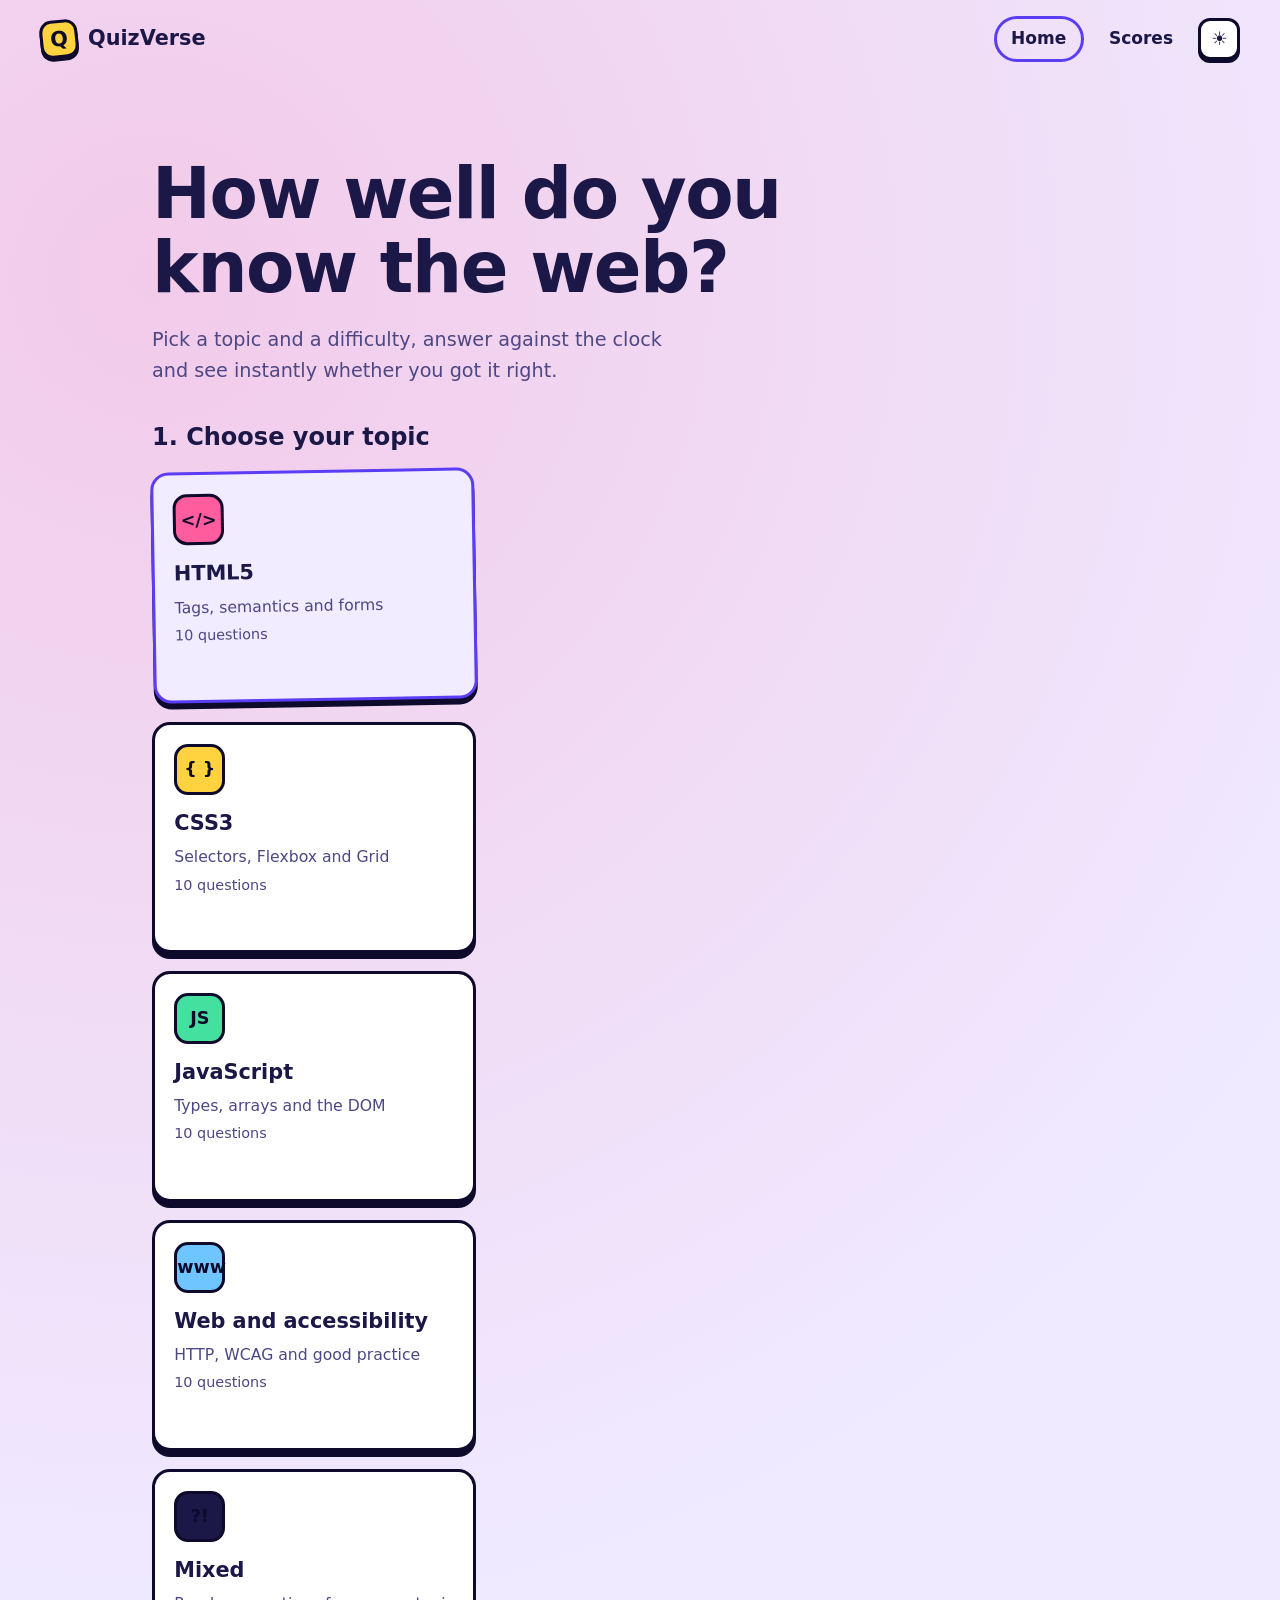
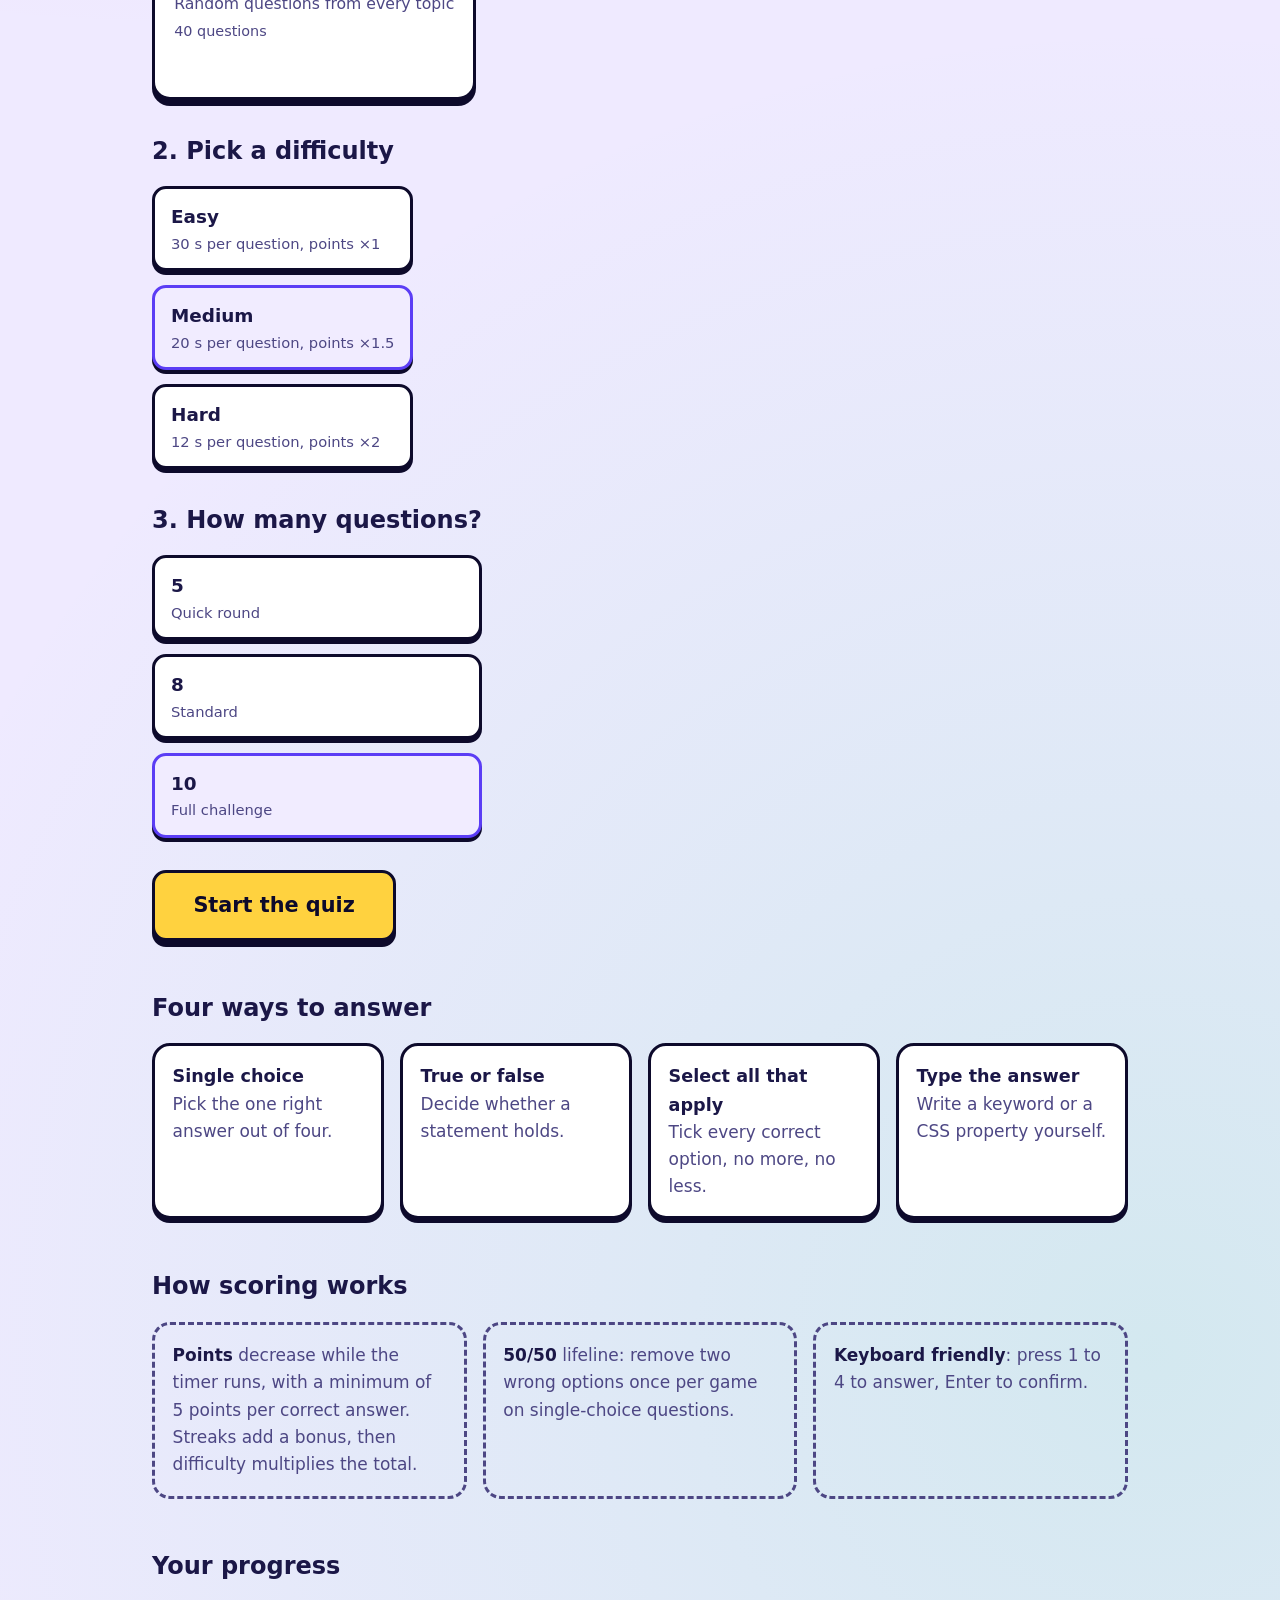
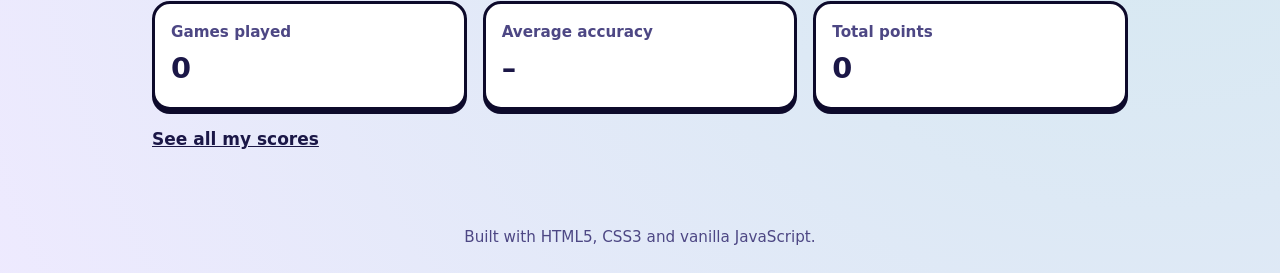
<file: index.html>
<!DOCTYPE html>
<html lang="en">
<head>
  <meta charset="utf-8">
  <meta name="viewport" content="width=device-width, initial-scale=1">
  <link rel="icon" href="assets/favicon.svg" type="image/svg+xml">
  <link rel="stylesheet" href="css/style.css">
  <script src="js/theme.js"></script>
  <meta name="description" content="QuizVerse: an interactive web development quiz with four question types, difficulty levels and instant feedback.">
  <title>QuizVerse – How well do you know the web?</title>
</head>
<body>
  <a class="skip-link" href="#main">Skip to main content</a>

  <header class="site-header">
    <a class="logo" href="index.html" aria-label="QuizVerse home">
      <span class="logo__mark" aria-hidden="true">Q</span>
      <span>QuizVerse</span>
    </a>
    <nav class="nav" aria-label="Main">
      <a class="nav__link" href="index.html" aria-current="page">Home</a>
      <a class="nav__link" href="scores.html">Scores</a>
      <button class="theme-toggle" id="theme-toggle" type="button" aria-pressed="true"><span class="visually-hidden">Dark mode</span><span class="theme-toggle__icon" aria-hidden="true"></span></button>
    </nav>
  </header>

  <main id="main" class="container">
    <section class="hero" aria-labelledby="hero-title">
      <h1 id="hero-title" class="hero__title">How well do you know the web?</h1>
      <p class="hero__lead">Pick a topic and a difficulty, answer against the clock and see instantly whether you got it right.</p>
    </section>

    <form class="start-form" action="quiz.html" method="get">
      <fieldset class="group">
        <legend class="section-title">1. Choose your topic</legend>
        <div class="categories">
          <label class="cat">
            <input type="radio" name="category" value="html" checked>
            <span class="cat__body">
              <span class="cat__icon cat__icon--pink" aria-hidden="true">&lt;/&gt;</span>
              <span class="cat__title">HTML5</span>
              <span class="cat__desc">Tags, semantics and forms</span>
              <span class="cat__count" data-count="html"></span>
              <span class="cat__best" data-best="html"></span>
            </span>
          </label>
          <label class="cat">
            <input type="radio" name="category" value="css">
            <span class="cat__body">
              <span class="cat__icon cat__icon--yellow" aria-hidden="true">{ }</span>
              <span class="cat__title">CSS3</span>
              <span class="cat__desc">Selectors, Flexbox and Grid</span>
              <span class="cat__count" data-count="css"></span>
              <span class="cat__best" data-best="css"></span>
            </span>
          </label>
          <label class="cat">
            <input type="radio" name="category" value="js">
            <span class="cat__body">
              <span class="cat__icon cat__icon--mint" aria-hidden="true">JS</span>
              <span class="cat__title">JavaScript</span>
              <span class="cat__desc">Types, arrays and the DOM</span>
              <span class="cat__count" data-count="js"></span>
              <span class="cat__best" data-best="js"></span>
            </span>
          </label>
          <label class="cat">
            <input type="radio" name="category" value="web">
            <span class="cat__body">
              <span class="cat__icon cat__icon--blue" aria-hidden="true">www</span>
              <span class="cat__title">Web and accessibility</span>
              <span class="cat__desc">HTTP, WCAG and good practice</span>
              <span class="cat__count" data-count="web"></span>
              <span class="cat__best" data-best="web"></span>
            </span>
          </label>
          <label class="cat">
            <input type="radio" name="category" value="mix">
            <span class="cat__body">
              <span class="cat__icon cat__icon--white" aria-hidden="true">?!</span>
              <span class="cat__title">Mixed</span>
              <span class="cat__desc">Random questions from every topic</span>
              <span class="cat__count" data-count="mix"></span>
              <span class="cat__best" data-best="mix"></span>
            </span>
          </label>
        </div>
      </fieldset>

      <fieldset class="group">
        <legend class="section-title">2. Pick a difficulty</legend>
        <div class="seg">
          <label class="seg__item">
            <input type="radio" name="level" value="easy">
            <span class="seg__body"><strong>Easy</strong><span>30 s per question, points ×1</span></span>
          </label>
          <label class="seg__item">
            <input type="radio" name="level" value="medium" checked>
            <span class="seg__body"><strong>Medium</strong><span>20 s per question, points ×1.5</span></span>
          </label>
          <label class="seg__item">
            <input type="radio" name="level" value="hard">
            <span class="seg__body"><strong>Hard</strong><span>12 s per question, points ×2</span></span>
          </label>
        </div>
      </fieldset>

      <fieldset class="group">
        <legend class="section-title">3. How many questions?</legend>
        <div class="seg">
          <label class="seg__item">
            <input type="radio" name="count" value="5">
            <span class="seg__body"><strong>5</strong><span>Quick round</span></span>
          </label>
          <label class="seg__item">
            <input type="radio" name="count" value="8">
            <span class="seg__body"><strong>8</strong><span>Standard</span></span>
          </label>
          <label class="seg__item">
            <input type="radio" name="count" value="10" checked>
            <span class="seg__body"><strong>10</strong><span>Full challenge</span></span>
          </label>
        </div>
      </fieldset>

      <button class="btn btn--primary btn--big" type="submit">Start the quiz</button>
    </form>

    <section class="home-block" aria-labelledby="types-title">
      <h2 id="types-title" class="section-title">Four ways to answer</h2>
      <ul class="types">
        <li class="type"><strong>Single choice</strong><span>Pick the one right answer out of four.</span></li>
        <li class="type"><strong>True or false</strong><span>Decide whether a statement holds.</span></li>
        <li class="type"><strong>Select all that apply</strong><span>Tick every correct option, no more, no less.</span></li>
        <li class="type"><strong>Type the answer</strong><span>Write a keyword or a CSS property yourself.</span></li>
      </ul>
    </section>

    <section class="home-block" aria-labelledby="rules-title">
      <h2 id="rules-title" class="section-title">How scoring works</h2>
      <ol class="rules__list">
        <li class="rule"><strong>Points</strong> decrease while the timer runs, with a minimum of 5 points per correct answer. Streaks add a bonus, then difficulty multiplies the total.</li>
        <li class="rule"><strong>50/50</strong> lifeline: remove two wrong options once per game on single-choice questions.</li>
        <li class="rule"><strong>Keyboard friendly</strong>: press 1 to 4 to answer, Enter to confirm.</li>
      </ol>
    </section>

    <section class="home-block" aria-labelledby="progress-title">
      <h2 id="progress-title" class="section-title">Your progress</h2>
      <dl class="stats">
        <div class="stat"><dt>Games played</dt><dd id="stat-played">0</dd></div>
        <div class="stat"><dt>Average accuracy</dt><dd id="stat-avg">–</dd></div>
        <div class="stat"><dt>Total points</dt><dd id="stat-points">0</dd></div>
      </dl>
      <p class="home-link"><a href="scores.html">See all my scores</a></p>
    </section>
  </main>

  <footer class="site-footer">
    <p>Built with HTML5, CSS3 and vanilla JavaScript.</p>
  </footer>

  <script src="js/data.js"></script>
  <script src="js/storage.js"></script>
  <script src="js/home.js"></script>
</body>
</html>
</file>
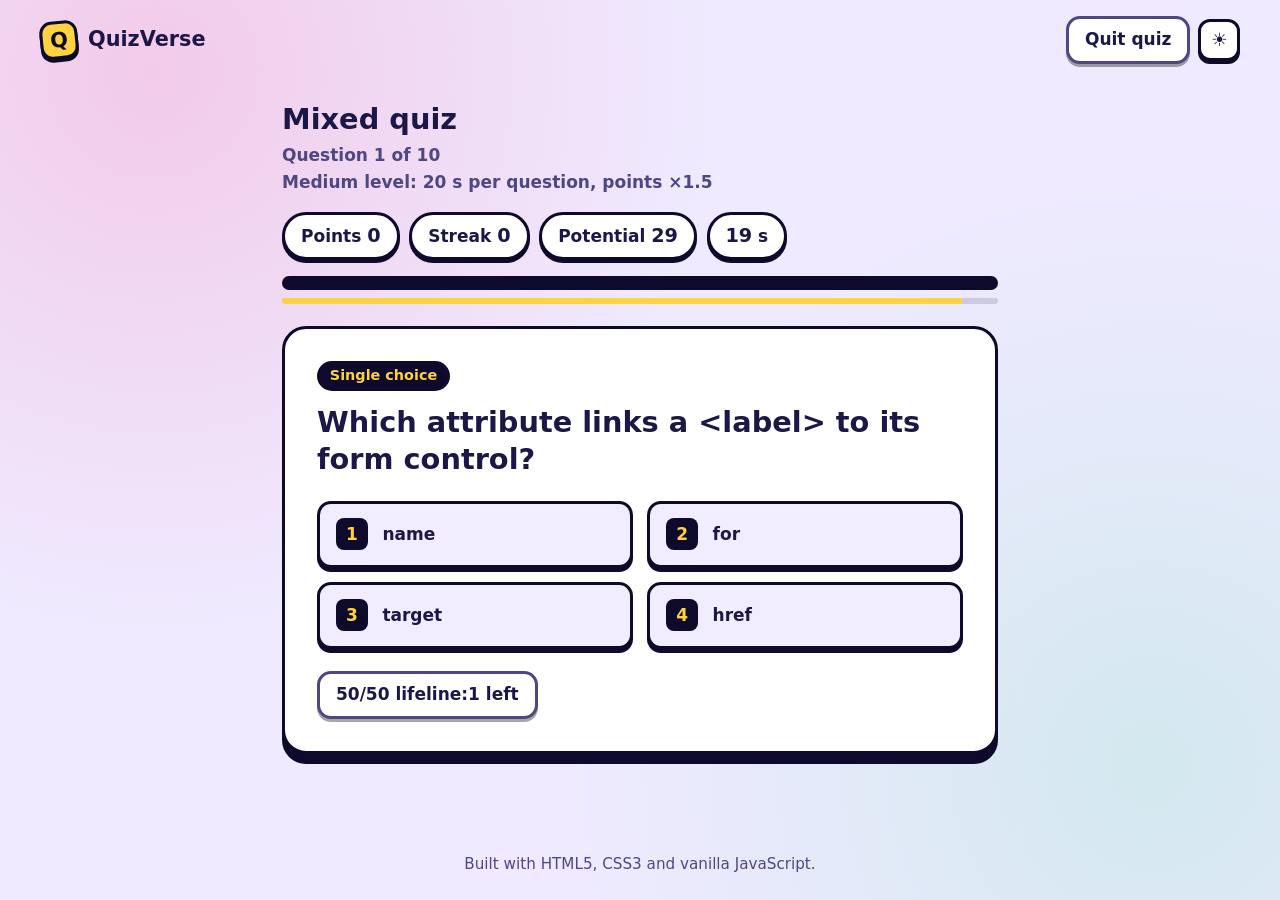
<file: quiz.html>
<!DOCTYPE html>
<html lang="en">
<head>
  <meta charset="utf-8">
  <meta name="viewport" content="width=device-width, initial-scale=1">
  <link rel="icon" href="assets/favicon.svg" type="image/svg+xml">
  <link rel="stylesheet" href="css/style.css">
  <script src="js/theme.js"></script>
  <meta name="description" content="Answer the questions and get your score instantly.">
  <title>Quiz – QuizVerse</title>
</head>
<body>
  <a class="skip-link" href="#main">Skip to main content</a>

  <header class="site-header">
    <a class="logo" href="index.html" aria-label="QuizVerse home">
      <span class="logo__mark" aria-hidden="true">Q</span>
      <span>QuizVerse</span>
    </a>
    <nav class="nav" aria-label="Quiz">
      <a class="btn btn--ghost btn--small" href="index.html">Quit quiz</a>
      <button class="theme-toggle" id="theme-toggle" type="button" aria-pressed="true"><span class="visually-hidden">Dark mode</span><span class="theme-toggle__icon" aria-hidden="true"></span></button>
    </nav>
  </header>

  <main id="main" class="container container--narrow">

    <section id="quiz-section" class="quiz" aria-labelledby="quiz-title">
      <div class="quiz__top">
        <div>
          <h1 id="quiz-title" class="quiz__title">Quiz</h1>
          <p id="counter" class="quiz__counter">Question 1</p>
          <p id="level-info" class="quiz__counter"></p>
        </div>
        <div class="quiz__stats">
          <p class="chip">Points <strong id="score">0</strong></p>
          <p class="chip">Streak <strong id="streak">0</strong></p>
          <p class="chip">Potential <strong id="potential">20</strong></p>
          <p class="chip chip--timer" id="timer-chip"><span class="visually-hidden">Time left: </span><strong id="time-left">20</strong> s</p>
        </div>
      </div>

      <div class="progress" id="progress" role="progressbar" aria-label="Quiz progress" aria-valuemin="0" aria-valuemax="100" aria-valuenow="0">
        <div class="progress__bar" id="progress-bar"></div>
      </div>
      <div class="timer" aria-hidden="true"><div class="timer__bar" id="timer-bar"></div></div>

      <article class="card" id="card">
        <p class="qtype" id="qtype"></p>
        <h2 id="question-text" class="question" tabindex="-1">Loading…</h2>

        <div id="options" class="options" role="group" aria-labelledby="question-text"></div>

        <div id="text-answer" class="text-answer" hidden>
          <label class="text-answer__label" for="answer-input">Your answer</label>
          <input id="answer-input" class="text-input" type="text" autocomplete="off" autocapitalize="off" spellcheck="false">
          <p id="hint" class="hint"></p>
        </div>

        <div id="feedback" class="feedback" role="status" aria-live="polite" hidden>
          <p id="feedback-title" class="feedback__title"></p>
          <p id="feedback-text" class="feedback__text"></p>
        </div>

        <div class="card__actions">
          <button id="fifty-btn" class="btn btn--ghost btn--small" type="button">50/50 lifeline: <span id="fifty-left">1 left</span></button>
          <button id="check-btn" class="btn btn--primary" type="button" hidden>Check answer</button>
          <button id="next-btn" class="btn btn--primary" type="button" hidden>Next question</button>
        </div>
      </article>
    </section>

    <section id="results-section" class="results" aria-labelledby="results-title" hidden>
      <h1 id="results-title" class="results__title" tabindex="-1">Your results</h1>

      <div class="results__summary">
        <div class="ring-wrap">
          <svg class="ring" viewBox="0 0 120 120" aria-hidden="true" focusable="false">
            <circle class="ring__bg" cx="60" cy="60" r="54"></circle>
            <circle class="ring__fg" id="ring" cx="60" cy="60" r="54"></circle>
          </svg>
          <p class="ring__label"><span id="percent">0</span>%</p>
        </div>
        <div>
          <p id="verdict" class="verdict"></p>
          <p id="result-text" class="results__text"></p>
          <p id="best-text" class="results__best"></p>
        </div>
      </div>

      <dl class="stats stats--results">
        <div class="stat"><dt>Points</dt><dd id="r-points">0</dd></div>
        <div class="stat"><dt>Correct</dt><dd id="r-correct">0</dd></div>
        <div class="stat"><dt>Best streak</dt><dd id="r-streak">0</dd></div>
        <div class="stat"><dt>Average time</dt><dd id="r-time">0 s</dd></div>
        <div class="stat"><dt>Time penalties</dt><dd id="r-penalties">0</dd></div>
      </dl>

      <div class="results__actions">
        <button id="retry-btn" class="btn btn--primary" type="button">Play again</button>
        <button id="share-btn" class="btn btn--ghost" type="button">Copy my score</button>
        <a class="btn btn--ghost" href="index.html">Change topic</a>
        <a class="btn btn--ghost" href="scores.html">All scores</a>
      </div>
      <p id="copy-status" class="copy-status" role="status"></p>

      <h2 class="section-title">Review your answers</h2>
      <ol id="review" class="review"></ol>
    </section>

    <div id="confetti" class="confetti" aria-hidden="true"></div>
  </main>

  <footer class="site-footer">
    <p>Built with HTML5, CSS3 and vanilla JavaScript.</p>
  </footer>

  <script src="js/data.js"></script>
  <script src="js/storage.js"></script>
  <script src="js/quiz.js"></script>
</body>
</html>
</file>
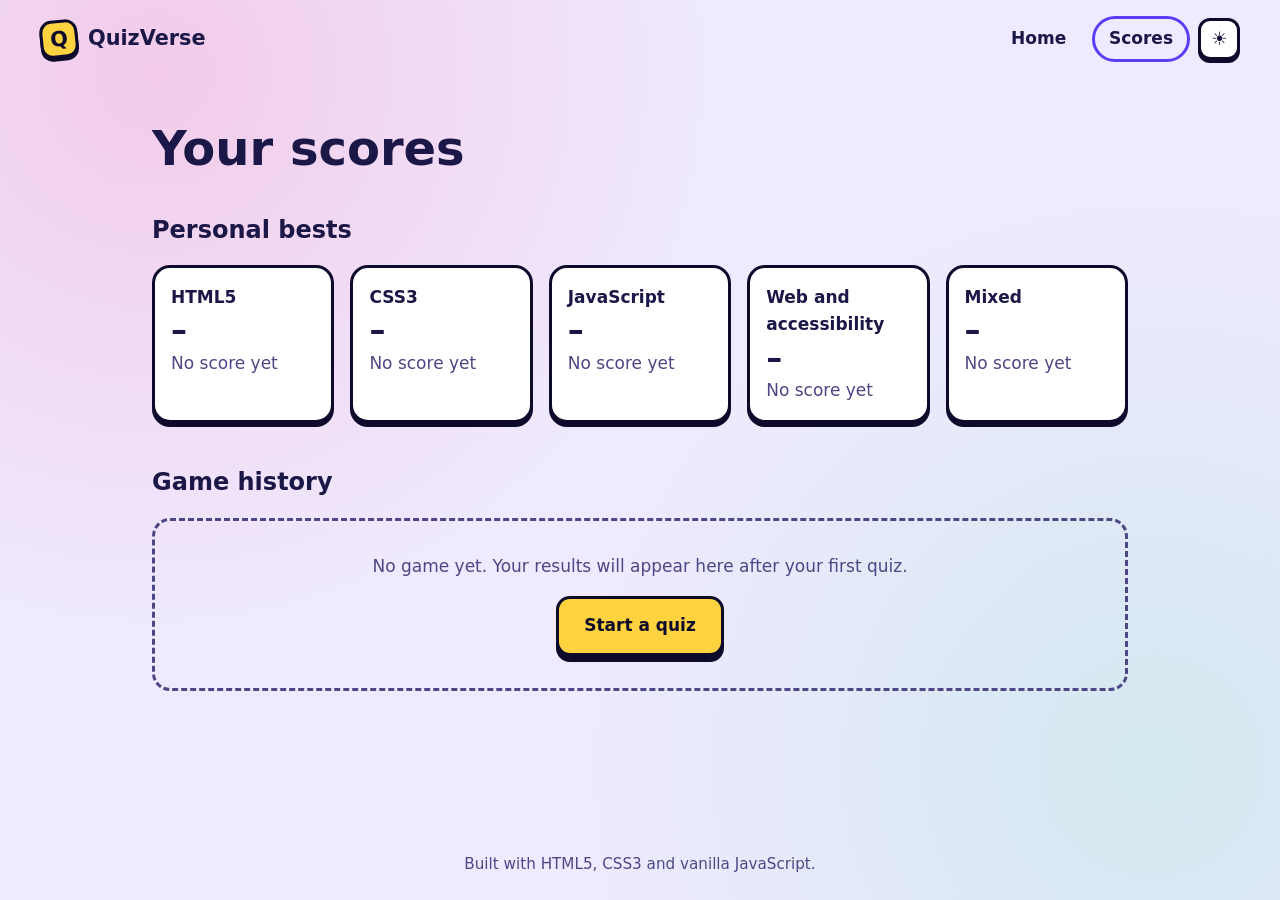
<file: scores.html>
<!DOCTYPE html>
<html lang="en">
<head>
  <meta charset="utf-8">
  <meta name="viewport" content="width=device-width, initial-scale=1">
  <link rel="icon" href="assets/favicon.svg" type="image/svg+xml">
  <link rel="stylesheet" href="css/style.css">
  <script src="js/theme.js"></script>
  <meta name="description" content="Your personal bests and game history on QuizVerse.">
  <title>Scores – QuizVerse</title>
</head>
<body>
  <a class="skip-link" href="#main">Skip to main content</a>

  <header class="site-header">
    <a class="logo" href="index.html" aria-label="QuizVerse home">
      <span class="logo__mark" aria-hidden="true">Q</span>
      <span>QuizVerse</span>
    </a>
    <nav class="nav" aria-label="Main">
      <a class="nav__link" href="index.html">Home</a>
      <a class="nav__link" href="scores.html" aria-current="page">Scores</a>
      <button class="theme-toggle" id="theme-toggle" type="button" aria-pressed="true"><span class="visually-hidden">Dark mode</span><span class="theme-toggle__icon" aria-hidden="true"></span></button>
    </nav>
  </header>

  <main id="main" class="container">
    <h1 class="page-title">Your scores</h1>

    <section aria-labelledby="best-title">
      <h2 id="best-title" class="section-title">Personal bests</h2>
      <ul id="best-grid" class="best-grid"></ul>
    </section>

    <section aria-labelledby="history-title">
      <h2 id="history-title" class="section-title">Game history</h2>

      <div id="empty" class="empty" hidden>
        <p>No game yet. Your results will appear here after your first quiz.</p>
        <a class="btn btn--primary" href="index.html">Start a quiz</a>
      </div>

      <div id="history-wrap" class="table-wrap" role="region" aria-labelledby="history-title" tabindex="0">
        <table class="table">
          <caption class="visually-hidden">Your last games, newest first</caption>
          <thead>
            <tr>
              <th scope="col">Date</th>
              <th scope="col">Topic</th>
              <th scope="col">Level</th>
              <th scope="col">Correct</th>
              <th scope="col">Points</th>
              <th scope="col">Best streak</th>
            </tr>
          </thead>
          <tbody id="history-body"></tbody>
        </table>
      </div>

      <p class="home-link"><button id="clear-btn" class="btn btn--ghost btn--small" type="button">Delete my scores</button></p>
    </section>
  </main>

  <footer class="site-footer">
    <p>Built with HTML5, CSS3 and vanilla JavaScript.</p>
  </footer>

  <script src="js/storage.js"></script>
  <script src="js/scores.js"></script>
</body>
</html>
</file>
<file: css/style.css>
/* ==========================================================
   QuizVerse – stylesheet
   1. Tokens  2. Base  3. Layout  4. Buttons  5. Home
   6. Quiz  7. Results  8. Animations  9. Responsive
   ========================================================== */

/* 1. Tokens */
:root {
  --bg: #1b1747;
  --surface: #262064;
  --surface-2: #322b82;
  --ink: #0d0a2b;
  --text: #fff7e8;
  --muted: #cfcaf7;
  --yellow: #ffd23f;
  --pink: #ff5d9e;
  --mint: #44e0a0;
  --coral: #ff7b7b;
  --radius: 18px;
  --hard: 0 6px 0 var(--ink);
  --font: ui-rounded, "Nunito", "Segoe UI", system-ui, -apple-system, Roboto, sans-serif;
}

/* 2. Base */
*, *::before, *::after { box-sizing: border-box; }
html { scroll-behavior: smooth; }
body {
  margin: 0;
  min-height: 100vh;
  display: flex;
  flex-direction: column;
  font-family: var(--font);
  font-size: 1.0625rem;
  line-height: 1.6;
  color: var(--text);
  background:
    radial-gradient(circle at 12% 8%, rgba(255, 93, 158, .22), transparent 40%),
    radial-gradient(circle at 90% 85%, rgba(68, 224, 160, .16), transparent 42%),
    var(--bg);
}
h1, h2, h3, p { margin: 0; }
ol { margin: 0; padding: 0; list-style: none; }
button { font: inherit; }
:focus-visible { outline: 4px solid var(--focus); outline-offset: 3px; }

.visually-hidden {
  position: absolute; width: 1px; height: 1px; margin: -1px; padding: 0;
  overflow: hidden; clip: rect(0 0 0 0); white-space: nowrap; border: 0;
}
.skip-link {
  position: absolute; left: 1rem; top: -4rem; z-index: 10;
  padding: .6rem 1rem; border-radius: 10px;
  background: var(--yellow); color: var(--ink); font-weight: 800; text-decoration: none;
}
.skip-link:focus { top: 1rem; }

/* 3. Layout */
.site-header {
  display: flex; align-items: center; justify-content: space-between;
  gap: 1rem; padding: 1rem clamp(1rem, 4vw, 2.5rem);
}
.site-header__tag { color: var(--muted); font-weight: 700; }
.logo {
  display: inline-flex; align-items: center; gap: .6rem;
  color: var(--text); font-weight: 900; font-size: 1.3rem; text-decoration: none;
}
.logo__mark {
  display: grid; place-items: center; width: 2.4rem; height: 2.4rem;
  border-radius: 12px; background: var(--yellow); color: var(--ink);
  border: 3px solid var(--ink); box-shadow: 0 3px 0 var(--ink);
  transform: rotate(-6deg);
}
.container { width: 100%; max-width: 1040px; margin: 0 auto; padding: 1rem clamp(1rem, 4vw, 2rem) 3rem; flex: 1; }
.container--narrow { max-width: 780px; }
.site-footer { padding: 1.5rem; text-align: center; color: var(--muted); font-size: .95rem; }
.section-title { font-size: 1.5rem; font-weight: 900; margin-bottom: 1rem; }

/* 4. Buttons */
.btn {
  display: inline-flex; align-items: center; justify-content: center;
  padding: .85rem 1.6rem; border: 3px solid var(--ink); border-radius: 14px;
  font-weight: 900; text-decoration: none; cursor: pointer;
  box-shadow: var(--hard);
  transition: transform .12s ease, box-shadow .12s ease;
}
.btn:hover { transform: translateY(-2px); box-shadow: 0 8px 0 var(--ink); }
.btn:active { transform: translateY(4px); box-shadow: 0 2px 0 var(--ink); }
.btn[hidden] { display: none; }
.btn--primary { background: var(--yellow); color: var(--ink); }
.btn--ghost { background: var(--surface); color: var(--text); border-color: var(--muted); box-shadow: 0 6px 0 rgba(0, 0, 0, .35); }
.btn--small { padding: .45rem 1rem; box-shadow: 0 3px 0 rgba(0, 0, 0, .35); }
.btn--big { font-size: 1.3rem; padding: 1rem 2.4rem; }

/* 5. Home */
.hero { padding: clamp(1.5rem, 6vw, 4rem) 0 2rem; max-width: 40rem; }
.hero__title { font-size: clamp(2.4rem, 7vw, 4.4rem); line-height: 1.05; font-weight: 900; letter-spacing: -.02em; }
.hero__lead { margin-top: 1.2rem; font-size: 1.2rem; color: var(--muted); max-width: 32rem; }

.categories { display: grid; grid-template-columns: repeat(auto-fit, minmax(210px, 1fr)); gap: 1.1rem; border: 0; padding: 0; margin: 0 0 2rem; }
.cat { position: relative; display: block; cursor: pointer; }
.cat input { position: absolute; opacity: 0; inset: 0; }
.cat__body {
  display: flex; flex-direction: column; gap: .25rem; height: 100%;
  padding: 1.2rem; border-radius: var(--radius);
  background: var(--surface); border: 3px solid var(--ink); box-shadow: var(--hard);
  transition: transform .15s ease, background .15s ease, border-color .15s ease;
}
.cat:hover .cat__body { transform: translateY(-3px); }
.cat input:checked + .cat__body { background: var(--surface-2); border-color: var(--select); transform: translateY(-3px) rotate(-1deg); }
.cat input:focus-visible + .cat__body { outline: 4px solid var(--focus); outline-offset: 3px; }
.cat__icon {
  display: grid; place-items: center; width: 3.2rem; height: 3.2rem; margin-bottom: .5rem;
  border-radius: 14px; border: 3px solid var(--ink); font-weight: 900; font-size: 1.1rem; color: var(--ink);
}
.cat__icon--pink { background: var(--pink); }
.cat__icon--yellow { background: var(--yellow); }
.cat__icon--mint { background: var(--mint); }
.cat__icon--white { background: var(--text); }
.cat__title { font-size: 1.3rem; font-weight: 900; }
.cat__desc { color: var(--muted); font-size: .98rem; }
.cat__best { min-height: 1.5rem; margin-top: .4rem; color: var(--mint-text); font-weight: 800; font-size: .95rem; }

.start-form { display: flex; flex-direction: column; align-items: flex-start; }
.rules { margin-top: 3rem; }
.rules__list { display: grid; grid-template-columns: repeat(3, 1fr); gap: 1rem; }
.rule { padding: 1.1rem; border-radius: var(--radius); border: 3px dashed var(--muted); color: var(--muted); }
.rule strong { color: var(--text); }

/* 6. Quiz */
.quiz__top { display: flex; justify-content: space-between; align-items: flex-end; flex-wrap: wrap; gap: 1rem; margin-bottom: 1rem; }
.quiz__title { font-size: 1.8rem; font-weight: 900; }
.quiz__counter { color: var(--muted); font-weight: 700; }
.quiz__stats { display: flex; flex-wrap: wrap; justify-content: flex-end; gap: .6rem; }
.chip {
  padding: .35rem 1rem; border-radius: 999px; font-weight: 700;
  background: var(--surface); border: 3px solid var(--ink); box-shadow: 0 3px 0 var(--ink);
}
.chip strong { font-size: 1.2rem; }
.chip--timer.is-low { background: var(--coral); color: var(--ink); animation: pulse .6s ease-in-out infinite alternate; }

.progress { height: 14px; border-radius: 999px; background: var(--ink); overflow: hidden; }
.progress__bar { height: 100%; width: 0; background: var(--mint); border-radius: 999px; transition: width .5s ease; }
.timer { height: 6px; margin: .5rem 0 1.4rem; border-radius: 999px; background: rgba(255, 255, 255, .12); overflow: hidden; }
.timer__bar { height: 100%; width: 100%; background: var(--yellow); transition: width 1s linear; }

.card {
  padding: clamp(1.1rem, 4vw, 2rem); border-radius: 24px;
  background: var(--surface); border: 3px solid var(--ink); box-shadow: 0 10px 0 var(--ink);
}
.question { font-size: clamp(1.3rem, 3.5vw, 1.8rem); line-height: 1.3; font-weight: 900; margin-bottom: 1.4rem; outline: none; }
.options { display: grid; grid-template-columns: 1fr; gap: .9rem; }

.option {
  display: flex; align-items: center; gap: .9rem; width: 100%;
  padding: .9rem 1rem; text-align: left; cursor: pointer;
  color: var(--text); background: var(--surface-2);
  border: 3px solid var(--ink); border-radius: 14px; box-shadow: 0 4px 0 var(--ink);
  transition: transform .12s ease, background .15s ease, border-color .15s ease, opacity .2s ease;
}
.option:hover:not(:disabled) { transform: translateY(-2px); border-color: var(--select); }
.option:disabled { cursor: default; color: var(--text); }
.option__key {
  flex: none; display: grid; place-items: center; width: 2rem; height: 2rem;
  border-radius: 8px; background: var(--ink); color: var(--yellow); font-weight: 900;
}
.option__text { flex: 1; font-weight: 700; overflow-wrap: anywhere; }
.option__icon { flex: none; width: 1.6rem; text-align: center; font-weight: 900; font-size: 1.3rem; }

.option.is-correct { background: var(--mint); color: var(--ink); border-color: var(--ink); animation: pop .4s ease; }
.option.is-correct:disabled { color: var(--ink); }
.option.is-correct .option__icon::after { content: "✓"; }
.option.is-wrong { background: var(--coral); color: var(--ink); animation: shake .4s ease; }
.option.is-wrong:disabled { color: var(--ink); }
.option.is-wrong .option__icon::after { content: "✕"; }
.option.is-dim { opacity: .55; }

.feedback { margin-top: 1.4rem; padding: 1rem 1.2rem; border-radius: 14px; border: 3px solid var(--ink); animation: rise .3s ease; }
.feedback[hidden] { display: none; }
.feedback--ok { background: rgba(68, 224, 160, .18); border-color: var(--mint); }
.feedback--ko { background: rgba(255, 123, 123, .18); border-color: var(--coral); }
.feedback__title { font-weight: 900; font-size: 1.15rem; }
.feedback__text { color: var(--muted); }
.card__actions { display: flex; justify-content: flex-end; margin-top: 1.4rem; }
.card__actions:empty { margin: 0; }

/* 7. Results */
.results__title { font-size: clamp(2rem, 6vw, 3rem); font-weight: 900; margin-bottom: 1.5rem; outline: none; }
.results__summary {
  display: flex; align-items: center; gap: 2rem; flex-wrap: wrap; margin-bottom: 1.5rem;
  padding: 1.5rem; border-radius: 24px; background: var(--surface); border: 3px solid var(--ink); box-shadow: 0 10px 0 var(--ink);
}
.ring-wrap { position: relative; width: 170px; height: 170px; flex: none; }
.ring { width: 100%; height: 100%; }
.ring circle { fill: none; stroke-width: 12; }
.ring__bg { stroke: var(--ink); }
.ring__fg { stroke: var(--yellow); stroke-linecap: round; stroke-dasharray: 339.3; stroke-dashoffset: 339.3; transform: rotate(-90deg); transform-origin: 50% 50%; transition: stroke-dashoffset 1.3s cubic-bezier(.2, .8, .2, 1); }
.ring__label { position: absolute; inset: 0; display: grid; place-items: center; font-size: 2.4rem; font-weight: 900; }
.verdict { font-size: 1.9rem; font-weight: 900; }
.results__text { color: var(--muted); }
.results__best { margin-top: .5rem; color: var(--mint-text); font-weight: 800; }
.results__actions { display: flex; flex-wrap: wrap; gap: 1rem; margin-bottom: 2.5rem; }

.review { display: grid; gap: .9rem; }
.review__item { padding: 1rem 1.2rem; border-radius: 14px; background: var(--surface); border-left: 10px solid var(--muted); }
.review__item--ok { border-left-color: var(--mint); }
.review__item--ko { border-left-color: var(--coral); }
.review__q { font-weight: 800; }
.review__a { color: var(--muted); }

/* 8. Animations */
.hero__title { animation: rise .7s ease both; }
.is-enter { animation: rise .35s ease; }
.is-leaving { animation: leave-card .2s ease forwards; }
.card.is-wrong { animation: shake .4s ease; }
.chip.bump { animation: pop .4s ease; }
@keyframes rise { from { opacity: 0; transform: translateY(14px); } to { opacity: 1; transform: none; } }
@keyframes shake { 0%, 100% { transform: translateX(0); } 20% { transform: translateX(-8px); } 40% { transform: translateX(8px); } 60% { transform: translateX(-5px); } 80% { transform: translateX(5px); } }
@keyframes pop { 0% { transform: scale(1); } 50% { transform: scale(1.06); } 100% { transform: scale(1); } }
@keyframes pulse { to { transform: scale(1.08); } }
@keyframes leave-card { to { opacity: 0; transform: translateX(-24px); } }

@media (prefers-reduced-motion: reduce) {
  *, *::before, *::after { animation: none !important; transition: none !important; scroll-behavior: auto !important; }
}

/* 9. Responsive */
@media (min-width: 700px) {
  .options { grid-template-columns: 1fr 1fr; }
}
@media (max-width: 760px) {
  .rules__list { grid-template-columns: 1fr; }
  .site-header__tag { display: none; }
  .start-form .btn { width: 100%; }
}
@media (max-width: 480px) {
  .quiz__stats { width: 100%; justify-content: flex-start; }
  .chip { padding-right: .7rem; padding-left: .7rem; }
  .results__summary { justify-content: center; text-align: center; }
  .results__actions .btn { width: 100%; }
  .card__actions .btn { width: 100%; }
}

/* ==========================================================
   10. Extensions: themes, navigation, settings, question types,
       stats, scores page, confetti
   ========================================================== */
[hidden] { display: none !important; }
:root { --mint-text: var(--mint); --focus: var(--yellow); --select: var(--yellow); --blue: #6ec5ff; }
:root[data-theme="light"] {
  --bg: #efeaff; --surface: #ffffff; --surface-2: #f1ecff;
  --text: #1b1747; --muted: #4d4784;
  --mint-text: #0b7a4f; --focus: #5b3df5; --select: #5b3df5;
}
:root[data-theme="light"] .timer { background: rgba(27, 23, 71, .15); }
:root[data-theme="light"] .btn--ghost { border-color: var(--muted); }

/* Navigation and theme toggle */
.nav { display: flex; align-items: center; gap: .5rem; flex-wrap: wrap; }
.nav__link { padding: .4rem .9rem; border-radius: 999px; border: 3px solid transparent; color: var(--text); font-weight: 800; text-decoration: none; }
.nav__link:hover { background: var(--surface); }
.nav__link[aria-current="page"] { border-color: var(--select); }
.theme-toggle {
  width: 2.6rem; height: 2.6rem; display: grid; place-items: center; cursor: pointer;
  border-radius: 12px; border: 3px solid var(--ink); background: var(--surface); color: var(--text);
  box-shadow: 0 3px 0 var(--ink); font-size: 1.15rem; line-height: 1;
  transition: transform .12s ease;
}
.theme-toggle:hover { transform: translateY(-2px) rotate(-8deg); }
.theme-toggle__icon::before { content: "☾"; }
:root[data-theme="light"] .theme-toggle__icon::before { content: "☀"; }

/* Home: grouped settings */
.page-title { font-size: clamp(2rem, 6vw, 3rem); font-weight: 900; margin: 1rem 0 1.5rem; }
.group { border: 0; padding: 0; margin: 0 0 2rem; min-width: 0; }
.group .section-title { padding: 0; }
.group .categories { margin: 0; }
.cat__icon--blue { background: var(--blue); }
.cat__count { color: var(--muted); font-size: .9rem; }
.seg { display: grid; grid-template-columns: repeat(auto-fit, minmax(160px, 1fr)); gap: .9rem; }
.seg__item { position: relative; display: block; cursor: pointer; }
.seg__item input { position: absolute; opacity: 0; inset: 0; }
.seg__body {
  display: flex; flex-direction: column; height: 100%; padding: .8rem 1rem;
  border-radius: 14px; background: var(--surface); border: 3px solid var(--ink); box-shadow: 0 4px 0 var(--ink);
  transition: transform .12s ease, background .15s ease, border-color .15s ease;
}
.seg__body strong { font-size: 1.15rem; }
.seg__body span { color: var(--muted); font-size: .92rem; }
.seg__item:hover .seg__body { transform: translateY(-2px); }
.seg__item input:checked + .seg__body { background: var(--surface-2); border-color: var(--select); }
.seg__item input:focus-visible + .seg__body { outline: 4px solid var(--focus); outline-offset: 3px; }
.home-block { margin-top: 3rem; }
.home-link { margin-top: 1rem; }
.home-link a { color: var(--text); font-weight: 800; }
.types { display: grid; grid-template-columns: repeat(auto-fit, minmax(210px, 1fr)); gap: 1rem; padding: 0; margin: 0; list-style: none; }
.type { padding: 1rem 1.1rem; border-radius: var(--radius); background: var(--surface); border: 3px solid var(--ink); box-shadow: 0 4px 0 var(--ink); }
.type strong { display: block; font-size: 1.1rem; }
.type span { color: var(--muted); }

/* Stats */
.stats { display: grid; grid-template-columns: repeat(auto-fit, minmax(150px, 1fr)); gap: 1rem; margin: 0; }
.stat { padding: 1rem; border-radius: var(--radius); background: var(--surface); border: 3px solid var(--ink); box-shadow: 0 4px 0 var(--ink); }
.stat dt { color: var(--muted); font-weight: 700; font-size: .95rem; }
.stat dd { margin: 0; font-size: 1.8rem; font-weight: 900; }
.stats--results { margin-bottom: 1.5rem; }

/* Quiz: question types, lifeline */
.qtype { display: inline-block; margin: 0 0 .8rem; padding: .2rem .8rem; border-radius: 999px; background: var(--ink); color: var(--yellow); font-weight: 800; font-size: .9rem; }
.option--check { position: relative; cursor: pointer; }
.option__input { position: absolute; opacity: 0; pointer-events: none; }
.option--check:focus-within { outline: 4px solid var(--focus); outline-offset: 3px; }
.option.is-selected:not(.is-correct):not(.is-wrong) { border-color: var(--select); background: var(--surface); }
.option.is-selected:not(.is-correct):not(.is-wrong) .option__icon::after { content: "●"; }
.option.is-removed { opacity: .25; text-decoration: line-through; transform: none; }
.text-answer { display: grid; gap: .5rem; }
.text-answer__label { font-weight: 800; }
.text-input {
  width: 100%; padding: .85rem 1rem; font: inherit; font-weight: 700; color: var(--text);
  background: var(--surface-2); border: 3px solid var(--ink); border-radius: 14px;
}
.text-input:focus-visible { outline: 4px solid var(--focus); outline-offset: 3px; }
.text-input:disabled { opacity: 1; color: var(--text); }
.text-input.is-correct { background: var(--mint); color: var(--ink); }
.text-input.is-wrong { background: var(--coral); color: var(--ink); animation: shake .4s ease; }
.hint { min-height: 1.5rem; color: var(--muted); }
.card__actions { display: flex; flex-wrap: wrap; justify-content: space-between; align-items: center; gap: .8rem; margin-top: 1.4rem; }
.card__actions .btn--primary { margin-left: auto; }
.btn:disabled { opacity: .5; cursor: not-allowed; transform: none; box-shadow: 0 3px 0 var(--ink); }

/* Results extras */
.results__actions { margin-bottom: .5rem; }
.copy-status { min-height: 1.6rem; margin-bottom: 2rem; color: var(--mint-text); font-weight: 800; }
.review__meta { color: var(--muted); font-size: .9rem; font-weight: 700; }
.review__why { margin-top: .3rem; font-size: .95rem; }
.confetti { position: fixed; inset: 0; overflow: hidden; pointer-events: none; z-index: 20; }
.confetti span { position: absolute; top: -20px; width: 10px; height: 16px; border-radius: 2px; animation: fall 3s ease-in forwards; }
.confetti .c0 { background: var(--yellow); }
.confetti .c1 { background: var(--pink); }
.confetti .c2 { background: var(--mint); }
.confetti .c3 { background: var(--blue); }
@keyframes fall { to { transform: translateY(105vh) rotate(720deg); } }

/* Scores page */
.best-grid { display: grid; grid-template-columns: repeat(auto-fit, minmax(170px, 1fr)); gap: 1rem; padding: 0; margin: 0 0 2.5rem; list-style: none; }
.best-card { display: flex; flex-direction: column; padding: 1rem; border-radius: var(--radius); background: var(--surface); border: 3px solid var(--ink); box-shadow: 0 4px 0 var(--ink); }
.best-card__name { font-weight: 800; }
.best-card strong { font-size: 2rem; line-height: 1.2; }
.best-card span:last-child { color: var(--muted); }
.table-wrap { overflow-x: auto; border-radius: var(--radius); border: 3px solid var(--ink); background: var(--surface); }
.table { width: 100%; min-width: 600px; border-collapse: collapse; }
.table th, .table td { padding: .75rem 1rem; text-align: left; border-bottom: 2px solid rgba(128, 128, 128, .25); }
.table thead th { background: var(--ink); color: var(--yellow); }
.table tbody tr:last-child > * { border-bottom: 0; }
.empty { padding: 2rem; text-align: center; color: var(--muted); border: 3px dashed var(--muted); border-radius: var(--radius); }
.empty .btn { margin-top: 1rem; }

@media (max-width: 480px) {
  .nav__link { padding: .3rem .6rem; }
  .card__actions .btn { width: 100%; }
}
</file>
